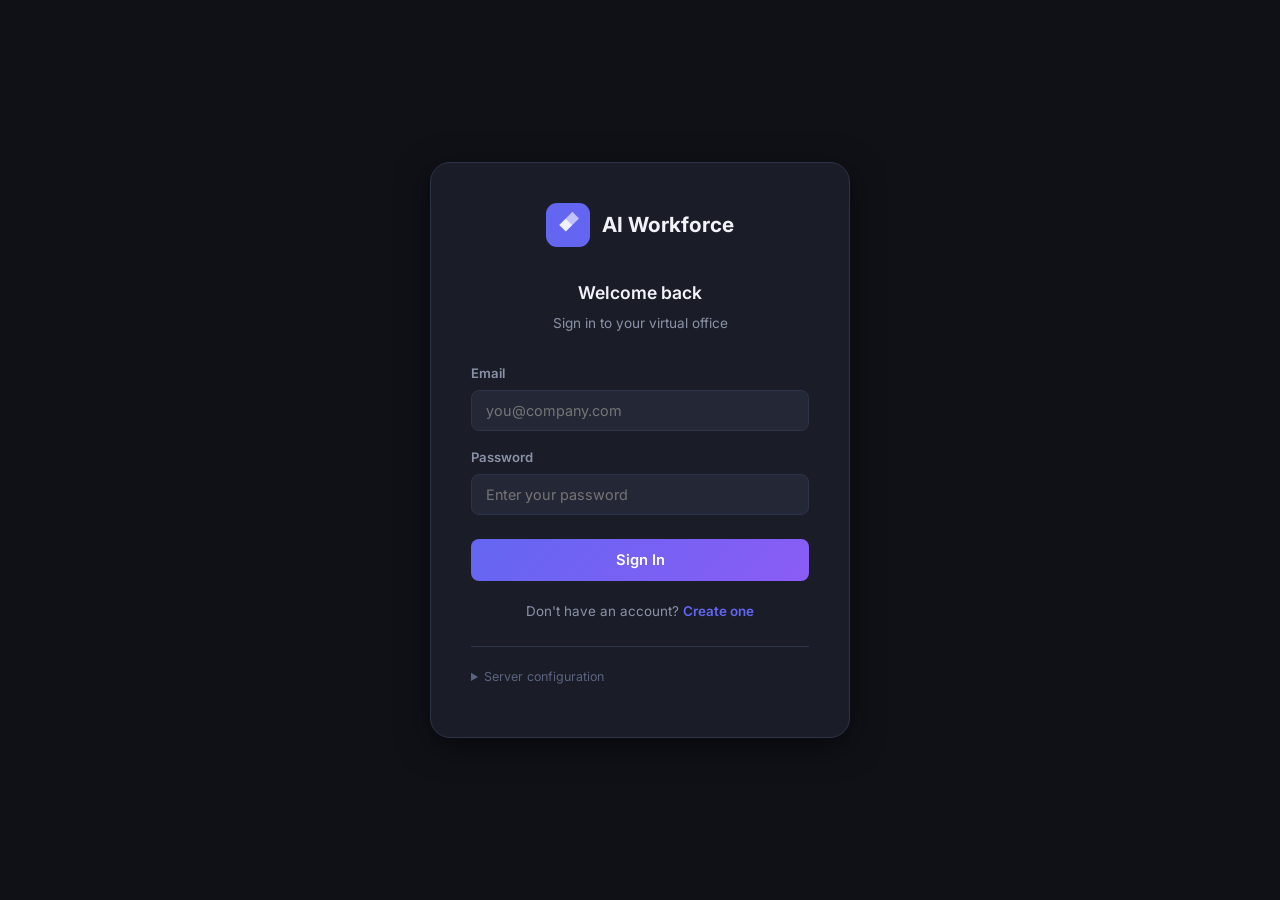
<file: login.html>
<!DOCTYPE html>
<html lang="en">
<head>
    <meta charset="UTF-8">
    <meta name="viewport" content="width=device-width, initial-scale=1.0">
    <title>AI Workforce — Sign In</title>
    <meta name="description" content="Sign in to your AI Workforce virtual office.">
    <meta name="theme-color" content="#6366f1">
    <link rel="manifest" href="manifest.json">
    <link rel="icon" type="image/svg+xml" href="assets/icon-192.svg">
    <link rel="preconnect" href="https://fonts.googleapis.com">
    <link rel="preconnect" href="https://fonts.gstatic.com" crossorigin>
    <link href="https://fonts.googleapis.com/css2?family=Inter:wght@300;400;500;600;700;800&display=swap" rel="stylesheet">
    <link rel="stylesheet" href="css/styles.css">
    <style>
        body {
            display: flex;
            align-items: center;
            justify-content: center;
            min-height: 100vh;
            padding: 20px;
        }
        .auth-container {
            width: 100%;
            max-width: 420px;
        }
        .auth-card {
            background: var(--bg-secondary);
            border: 1px solid var(--border-color);
            border-radius: var(--radius-xl);
            padding: 40px;
            box-shadow: var(--shadow-lg);
        }
        .auth-brand {
            display: flex;
            align-items: center;
            gap: 12px;
            justify-content: center;
            margin-bottom: 32px;
        }
        .auth-brand svg { width: 44px; height: 44px; }
        .auth-brand-text { font-size: 1.3rem; font-weight: 700; }
        .auth-title {
            text-align: center;
            font-size: 1.1rem;
            font-weight: 600;
            margin-bottom: 6px;
        }
        .auth-subtitle {
            text-align: center;
            color: var(--text-secondary);
            font-size: 0.85rem;
            margin-bottom: 28px;
        }
        .auth-form .form-group { margin-bottom: 16px; }
        .auth-form .form-group label {
            display: block;
            font-size: 0.82rem;
            font-weight: 600;
            margin-bottom: 6px;
            color: var(--text-secondary);
        }
        .auth-form input {
            width: 100%;
            padding: 11px 14px;
            background: var(--bg-tertiary);
            border: 1px solid var(--border-color);
            border-radius: var(--radius-sm);
            color: var(--text-primary);
            font-size: 0.9rem;
            outline: none;
            transition: border-color 0.2s;
        }
        .auth-form input:focus {
            border-color: var(--accent-primary);
            box-shadow: 0 0 0 3px rgba(99,102,241,0.15);
        }
        .auth-btn {
            width: 100%;
            padding: 12px;
            background: linear-gradient(135deg, var(--accent-primary), var(--accent-secondary));
            color: white;
            border: none;
            border-radius: var(--radius-sm);
            font-size: 0.92rem;
            font-weight: 600;
            cursor: pointer;
            margin-top: 8px;
            transition: all 0.2s;
        }
        .auth-btn:hover { transform: translateY(-1px); box-shadow: 0 4px 16px rgba(99,102,241,0.4); }
        .auth-btn:disabled { opacity: 0.6; cursor: not-allowed; transform: none; }
        .auth-switch {
            text-align: center;
            margin-top: 20px;
            font-size: 0.84rem;
            color: var(--text-secondary);
        }
        .auth-switch a {
            color: var(--accent-primary);
            font-weight: 600;
            cursor: pointer;
        }
        .auth-error {
            background: rgba(239,68,68,0.1);
            border: 1px solid rgba(239,68,68,0.3);
            color: #ef4444;
            padding: 10px 14px;
            border-radius: var(--radius-sm);
            font-size: 0.82rem;
            margin-bottom: 16px;
            display: none;
        }
        .auth-divider {
            display: flex;
            align-items: center;
            gap: 12px;
            margin: 20px 0;
            color: var(--text-muted);
            font-size: 0.78rem;
        }
        .auth-divider::before, .auth-divider::after {
            content: '';
            flex: 1;
            height: 1px;
            background: var(--border-color);
        }
        .api-config {
            margin-top: 24px;
            padding-top: 20px;
            border-top: 1px solid var(--border-color);
        }
        .api-config summary {
            font-size: 0.78rem;
            color: var(--text-muted);
            cursor: pointer;
            margin-bottom: 10px;
        }
        .api-config .form-group { margin-bottom: 0; }
    </style>
</head>
<body>
    <div class="auth-container">
        <div class="auth-card">
            <div class="auth-brand">
                <svg viewBox="0 0 40 40" fill="none">
                    <rect width="40" height="40" rx="10" fill="url(#bg)"/>
                    <path d="M12 20L18 14L24 20L18 26Z" fill="white" opacity="0.9"/>
                    <path d="M18 14L24 20L30 14L24 8Z" fill="white" opacity="0.6"/>
                    <defs><linearGradient id="bg" x1="0" y1="0" x2="40" y2="40">
                        <stop stop-color="#6366f1"/><stop offset="1" stop-color="#8b5cf6"/>
                    </linearGradient></defs>
                </svg>
                <span class="auth-brand-text">AI Workforce</span>
            </div>

            <!-- Login Form -->
            <div id="loginView">
                <h2 class="auth-title">Welcome back</h2>
                <p class="auth-subtitle">Sign in to your virtual office</p>
                <div class="auth-error" id="loginError"></div>
                <form class="auth-form" onsubmit="handleLogin(event)">
                    <div class="form-group">
                        <label>Email</label>
                        <input type="email" id="loginEmail" placeholder="you@company.com" required>
                    </div>
                    <div class="form-group">
                        <label>Password</label>
                        <input type="password" id="loginPassword" placeholder="Enter your password" required>
                    </div>
                    <button type="submit" class="auth-btn" id="loginBtn">Sign In</button>
                </form>
                <p class="auth-switch">
                    Don't have an account? <a onclick="showRegister()">Create one</a>
                </p>
            </div>

            <!-- Register Form -->
            <div id="registerView" style="display:none">
                <h2 class="auth-title">Create your office</h2>
                <p class="auth-subtitle">Set up your virtual AI workforce</p>
                <div class="auth-error" id="registerError"></div>
                <form class="auth-form" onsubmit="handleRegister(event)">
                    <div class="form-group">
                        <label>Your Name</label>
                        <input type="text" id="registerName" placeholder="Nasser" required>
                    </div>
                    <div class="form-group">
                        <label>Email</label>
                        <input type="email" id="registerEmail" placeholder="you@company.com" required>
                    </div>
                    <div class="form-group">
                        <label>Password</label>
                        <input type="password" id="registerPassword" placeholder="Min 6 characters" required minlength="6">
                    </div>
                    <button type="submit" class="auth-btn" id="registerBtn">Create Account</button>
                </form>
                <p class="auth-switch">
                    Already have an account? <a onclick="showLogin()">Sign in</a>
                </p>
            </div>

            <!-- API Server Config -->
            <details class="api-config">
                <summary>Server configuration</summary>
                <div class="form-group">
                    <label style="display:block; font-size:0.78rem; color:var(--text-muted); margin-bottom:6px;">Backend API URL</label>
                    <input type="url" id="apiUrlInput" placeholder="http://localhost:8000" style="width:100%; padding:8px 12px; background:var(--bg-tertiary); border:1px solid var(--border-color); border-radius:6px; color:var(--text-primary); font-size:0.82rem; outline:none;">
                    <button onclick="saveApiUrl()" style="margin-top:8px; padding:6px 14px; background:var(--bg-tertiary); border:1px solid var(--border-color); border-radius:6px; color:var(--text-primary); font-size:0.78rem; cursor:pointer;">Save & Reload</button>
                </div>
            </details>
        </div>
    </div>

    <script src="js/api.js"></script>
    <script>
        // If already logged in, go to main app
        if (API.isLoggedIn()) {
            window.location.href = 'index.html';
        }

        // Set current API URL in the config field
        document.getElementById('apiUrlInput').value = API.getApiUrl();

        function showRegister() {
            document.getElementById('loginView').style.display = 'none';
            document.getElementById('registerView').style.display = 'block';
        }

        function showLogin() {
            document.getElementById('loginView').style.display = 'block';
            document.getElementById('registerView').style.display = 'none';
        }

        async function handleLogin(e) {
            e.preventDefault();
            const btn = document.getElementById('loginBtn');
            const errEl = document.getElementById('loginError');
            errEl.style.display = 'none';
            btn.disabled = true;
            btn.textContent = 'Signing in...';

            try {
                await API.login(
                    document.getElementById('loginEmail').value,
                    document.getElementById('loginPassword').value,
                );
                window.location.href = 'index.html';
            } catch (err) {
                errEl.textContent = err.message;
                errEl.style.display = 'block';
                btn.disabled = false;
                btn.textContent = 'Sign In';
            }
        }

        async function handleRegister(e) {
            e.preventDefault();
            const btn = document.getElementById('registerBtn');
            const errEl = document.getElementById('registerError');
            errEl.style.display = 'none';
            btn.disabled = true;
            btn.textContent = 'Creating account...';

            try {
                await API.register(
                    document.getElementById('registerEmail').value,
                    document.getElementById('registerPassword').value,
                    document.getElementById('registerName').value,
                );
                window.location.href = 'index.html';
            } catch (err) {
                errEl.textContent = err.message;
                errEl.style.display = 'block';
                btn.disabled = false;
                btn.textContent = 'Create Account';
            }
        }

        function saveApiUrl() {
            const url = document.getElementById('apiUrlInput').value.trim();
            if (url) API.setApiUrl(url);
        }
    </script>
</body>
</html>
</file>
<file: css/styles.css>
/* ============================================
   AI Workforce — Virtual Office Styles
   ============================================ */

:root {
    --bg-primary: #0f1117;
    --bg-secondary: #1a1d27;
    --bg-tertiary: #242836;
    --bg-card: #1e2230;
    --bg-hover: #2a2f3f;
    --border-color: #2d3348;
    --text-primary: #f1f3f9;
    --text-secondary: #8b92a8;
    --text-muted: #5c6380;
    --accent-primary: #6366f1;
    --accent-primary-hover: #5457e5;
    --accent-secondary: #8b5cf6;
    --success: #10b981;
    --warning: #f59e0b;
    --danger: #ef4444;
    --info: #06b6d4;
    --sidebar-width: 260px;
    --topbar-height: 64px;
    --radius-sm: 8px;
    --radius-md: 12px;
    --radius-lg: 16px;
    --radius-xl: 20px;
    --shadow-sm: 0 1px 2px rgba(0,0,0,0.3);
    --shadow-md: 0 4px 12px rgba(0,0,0,0.4);
    --shadow-lg: 0 8px 32px rgba(0,0,0,0.5);
    --transition: all 0.25s cubic-bezier(0.4, 0, 0.2, 1);
}

/* Light Mode */
body.light-mode {
    --bg-primary: #f8f9fc;
    --bg-secondary: #ffffff;
    --bg-tertiary: #f0f2f7;
    --bg-card: #ffffff;
    --bg-hover: #f0f2f7;
    --border-color: #e2e5f0;
    --text-primary: #1a1d2d;
    --text-secondary: #64698a;
    --text-muted: #9ca3c0;
    --shadow-sm: 0 1px 2px rgba(0,0,0,0.06);
    --shadow-md: 0 4px 12px rgba(0,0,0,0.08);
    --shadow-lg: 0 8px 32px rgba(0,0,0,0.12);
}

/* Reset & Base */
*, *::before, *::after { margin: 0; padding: 0; box-sizing: border-box; }

html { font-size: 16px; }

body {
    font-family: 'Inter', -apple-system, BlinkMacSystemFont, sans-serif;
    background: var(--bg-primary);
    color: var(--text-primary);
    line-height: 1.6;
    overflow-x: hidden;
    min-height: 100vh;
}

a { color: var(--accent-primary); text-decoration: none; }
input, select, textarea, button { font-family: inherit; }

/* ===== Scrollbar ===== */
::-webkit-scrollbar { width: 6px; height: 6px; }
::-webkit-scrollbar-track { background: transparent; }
::-webkit-scrollbar-thumb { background: var(--border-color); border-radius: 3px; }
::-webkit-scrollbar-thumb:hover { background: var(--text-muted); }

/* ===== Sidebar ===== */
.sidebar {
    position: fixed;
    top: 0;
    left: 0;
    width: var(--sidebar-width);
    height: 100vh;
    background: var(--bg-secondary);
    border-right: 1px solid var(--border-color);
    display: flex;
    flex-direction: column;
    z-index: 100;
    transition: var(--transition);
}

.sidebar-brand {
    display: flex;
    align-items: center;
    gap: 12px;
    padding: 20px 20px 16px;
    border-bottom: 1px solid var(--border-color);
}

.brand-icon svg { width: 40px; height: 40px; }

.brand-text {
    display: flex;
    flex-direction: column;
}

.brand-name {
    font-weight: 700;
    font-size: 1.05rem;
    color: var(--text-primary);
    letter-spacing: -0.02em;
}

.brand-sub {
    font-size: 0.7rem;
    color: var(--text-muted);
    text-transform: uppercase;
    letter-spacing: 0.08em;
    font-weight: 500;
}

.sidebar-nav {
    flex: 1;
    padding: 12px;
    display: flex;
    flex-direction: column;
    gap: 2px;
}

.nav-item {
    display: flex;
    align-items: center;
    gap: 12px;
    padding: 10px 14px;
    border-radius: var(--radius-sm);
    color: var(--text-secondary);
    font-size: 0.9rem;
    font-weight: 500;
    transition: var(--transition);
    cursor: pointer;
}

.nav-item svg { width: 20px; height: 20px; flex-shrink: 0; }

.nav-item:hover {
    background: var(--bg-hover);
    color: var(--text-primary);
}

.nav-item.active {
    background: linear-gradient(135deg, rgba(99,102,241,0.15), rgba(139,92,246,0.1));
    color: var(--accent-primary);
}

.nav-item.active svg { stroke: var(--accent-primary); }

.sidebar-footer {
    padding: 12px;
    border-top: 1px solid var(--border-color);
}

/* ===== Main Content ===== */
.main-content {
    margin-left: var(--sidebar-width);
    min-height: 100vh;
    transition: var(--transition);
}

/* ===== Topbar ===== */
.topbar {
    position: sticky;
    top: 0;
    height: var(--topbar-height);
    background: var(--bg-secondary);
    border-bottom: 1px solid var(--border-color);
    display: flex;
    align-items: center;
    padding: 0 24px;
    gap: 16px;
    z-index: 50;
    backdrop-filter: blur(12px);
}

.menu-toggle {
    display: none;
    background: none;
    border: none;
    color: var(--text-primary);
    cursor: pointer;
    padding: 6px;
}

.menu-toggle svg { width: 24px; height: 24px; }

.topbar-search {
    flex: 1;
    max-width: 480px;
    display: flex;
    align-items: center;
    gap: 10px;
    background: var(--bg-tertiary);
    border: 1px solid var(--border-color);
    border-radius: var(--radius-md);
    padding: 0 14px;
    transition: var(--transition);
}

.topbar-search:focus-within {
    border-color: var(--accent-primary);
    box-shadow: 0 0 0 3px rgba(99,102,241,0.15);
}

.topbar-search svg {
    width: 18px;
    height: 18px;
    color: var(--text-muted);
    flex-shrink: 0;
}

.topbar-search input {
    flex: 1;
    background: none;
    border: none;
    outline: none;
    color: var(--text-primary);
    font-size: 0.9rem;
    padding: 10px 0;
}

.topbar-search input::placeholder { color: var(--text-muted); }

.topbar-actions {
    display: flex;
    align-items: center;
    gap: 12px;
    margin-left: auto;
}

.topbar-btn {
    position: relative;
    background: none;
    border: none;
    color: var(--text-secondary);
    cursor: pointer;
    padding: 8px;
    border-radius: var(--radius-sm);
    transition: var(--transition);
}

.topbar-btn:hover { background: var(--bg-hover); color: var(--text-primary); }
.topbar-btn svg { width: 22px; height: 22px; }

.notification-badge {
    position: absolute;
    top: 2px;
    right: 2px;
    background: var(--danger);
    color: white;
    font-size: 0.65rem;
    font-weight: 700;
    width: 18px;
    height: 18px;
    border-radius: 50%;
    display: flex;
    align-items: center;
    justify-content: center;
}

.user-avatar {
    width: 36px;
    height: 36px;
    border-radius: 50%;
    background: linear-gradient(135deg, var(--accent-primary), var(--accent-secondary));
    display: flex;
    align-items: center;
    justify-content: center;
    font-weight: 600;
    font-size: 0.85rem;
    color: white;
    cursor: pointer;
    transition: var(--transition);
}

.user-avatar:hover { transform: scale(1.08); }

/* ===== Page Container ===== */
.page-container { padding: 28px; }

.page { display: none; animation: fadeIn 0.3s ease; }
.page.active { display: block; }

@keyframes fadeIn {
    from { opacity: 0; transform: translateY(8px); }
    to { opacity: 1; transform: translateY(0); }
}

.page-header {
    display: flex;
    justify-content: space-between;
    align-items: flex-start;
    margin-bottom: 28px;
    flex-wrap: wrap;
    gap: 16px;
}

.page-header h1 {
    font-size: 1.65rem;
    font-weight: 700;
    letter-spacing: -0.02em;
}

.page-subtitle {
    color: var(--text-secondary);
    font-size: 0.9rem;
    margin-top: 4px;
}

/* ===== Buttons ===== */
.btn {
    display: inline-flex;
    align-items: center;
    gap: 8px;
    padding: 10px 20px;
    border: none;
    border-radius: var(--radius-sm);
    font-size: 0.88rem;
    font-weight: 600;
    cursor: pointer;
    transition: var(--transition);
    white-space: nowrap;
}

.btn svg { width: 18px; height: 18px; }

.btn-primary {
    background: linear-gradient(135deg, var(--accent-primary), var(--accent-secondary));
    color: white;
    box-shadow: 0 2px 8px rgba(99,102,241,0.3);
}

.btn-primary:hover {
    transform: translateY(-1px);
    box-shadow: 0 4px 16px rgba(99,102,241,0.4);
}

.btn-secondary {
    background: var(--bg-tertiary);
    color: var(--text-primary);
    border: 1px solid var(--border-color);
}

.btn-secondary:hover { background: var(--bg-hover); }
.btn-secondary.active { border-color: var(--accent-primary); color: var(--accent-primary); }

.btn-danger {
    background: var(--danger);
    color: white;
}

.btn-danger:hover { background: #dc2626; }

.btn-sm { padding: 6px 14px; font-size: 0.8rem; }

/* ===== Stats Grid ===== */
.stats-grid {
    display: grid;
    grid-template-columns: repeat(auto-fit, minmax(240px, 1fr));
    gap: 20px;
    margin-bottom: 28px;
}

.stat-card {
    background: var(--bg-card);
    border: 1px solid var(--border-color);
    border-radius: var(--radius-lg);
    padding: 20px;
    display: flex;
    align-items: center;
    gap: 16px;
    transition: var(--transition);
}

.stat-card:hover {
    transform: translateY(-2px);
    box-shadow: var(--shadow-md);
}

.stat-icon {
    width: 48px;
    height: 48px;
    border-radius: var(--radius-md);
    display: flex;
    align-items: center;
    justify-content: center;
    flex-shrink: 0;
}

.stat-icon svg { width: 24px; height: 24px; }

.stat-info {
    display: flex;
    flex-direction: column;
    flex: 1;
}

.stat-value {
    font-size: 1.5rem;
    font-weight: 700;
    letter-spacing: -0.02em;
}

.stat-label {
    font-size: 0.8rem;
    color: var(--text-secondary);
    font-weight: 500;
}

.stat-trend {
    display: flex;
    align-items: center;
    gap: 4px;
    font-size: 0.75rem;
    font-weight: 600;
    padding: 4px 8px;
    border-radius: 20px;
}

.stat-trend svg { width: 14px; height: 14px; }
.stat-trend.up { background: rgba(16,185,129,0.1); color: var(--success); }
.stat-trend.neutral { background: rgba(245,158,11,0.1); color: var(--warning); }

/* ===== Dashboard Grid ===== */
.dashboard-grid {
    display: grid;
    grid-template-columns: 1fr 1fr;
    gap: 20px;
}

.dashboard-grid .full-width { grid-column: 1 / -1; }

/* ===== Panels ===== */
.panel {
    background: var(--bg-card);
    border: 1px solid var(--border-color);
    border-radius: var(--radius-lg);
    overflow: hidden;
}

.panel-header {
    display: flex;
    justify-content: space-between;
    align-items: center;
    padding: 18px 20px;
    border-bottom: 1px solid var(--border-color);
}

.panel-header h2 {
    font-size: 1rem;
    font-weight: 600;
}

.panel-link {
    font-size: 0.82rem;
    font-weight: 500;
    color: var(--accent-primary);
}

/* ===== Agent List (Dashboard) ===== */
.agent-list { padding: 8px; max-height: 360px; overflow-y: auto; }

.agent-list-item {
    display: flex;
    align-items: center;
    gap: 12px;
    padding: 12px;
    border-radius: var(--radius-sm);
    transition: var(--transition);
    cursor: pointer;
}

.agent-list-item:hover { background: var(--bg-hover); }

.agent-avatar {
    width: 40px;
    height: 40px;
    border-radius: 50%;
    display: flex;
    align-items: center;
    justify-content: center;
    font-weight: 600;
    font-size: 0.9rem;
    color: white;
    flex-shrink: 0;
    position: relative;
}

.agent-status-dot {
    position: absolute;
    bottom: 0;
    right: 0;
    width: 12px;
    height: 12px;
    border-radius: 50%;
    border: 2px solid var(--bg-card);
}

.agent-status-dot.active { background: var(--success); }
.agent-status-dot.idle { background: var(--warning); }
.agent-status-dot.offline { background: var(--text-muted); }

.agent-list-info { flex: 1; min-width: 0; }

.agent-list-name {
    font-weight: 600;
    font-size: 0.9rem;
    white-space: nowrap;
    overflow: hidden;
    text-overflow: ellipsis;
}

.agent-list-role {
    font-size: 0.78rem;
    color: var(--text-secondary);
}

.agent-list-status {
    font-size: 0.75rem;
    font-weight: 500;
    padding: 3px 10px;
    border-radius: 20px;
}

.agent-list-status.active { background: rgba(16,185,129,0.1); color: var(--success); }
.agent-list-status.idle { background: rgba(245,158,11,0.1); color: var(--warning); }
.agent-list-status.offline { background: rgba(92,99,128,0.15); color: var(--text-muted); }

/* ===== Activity Feed ===== */
.activity-feed { padding: 8px 16px; max-height: 360px; overflow-y: auto; }

.activity-item {
    display: flex;
    gap: 12px;
    padding: 12px 0;
    border-bottom: 1px solid var(--border-color);
}

.activity-item:last-child { border-bottom: none; }

.activity-dot {
    width: 8px;
    height: 8px;
    border-radius: 50%;
    margin-top: 6px;
    flex-shrink: 0;
}

.activity-content { flex: 1; }

.activity-text {
    font-size: 0.85rem;
    color: var(--text-primary);
    line-height: 1.5;
}

.activity-text strong { color: var(--accent-primary); }

.activity-time {
    font-size: 0.72rem;
    color: var(--text-muted);
    margin-top: 2px;
}

/* ===== Task Board ===== */
.task-board {
    display: grid;
    grid-template-columns: repeat(3, 1fr);
    gap: 16px;
    padding: 16px;
}

.task-board.full-page {
    padding: 0;
    min-height: calc(100vh - 200px);
}

.task-column {
    background: var(--bg-tertiary);
    border-radius: var(--radius-md);
    padding: 12px;
    min-height: 200px;
}

.task-column-header {
    display: flex;
    align-items: center;
    gap: 8px;
    padding: 8px 4px 16px;
    font-weight: 600;
    font-size: 0.85rem;
}

.task-status-dot {
    width: 8px;
    height: 8px;
    border-radius: 50%;
}

.task-status-dot.pending { background: var(--text-muted); }
.task-status-dot.in-progress { background: var(--warning); }
.task-status-dot.completed { background: var(--success); }

.task-count {
    background: var(--bg-hover);
    padding: 1px 8px;
    border-radius: 10px;
    font-size: 0.72rem;
    color: var(--text-muted);
    margin-left: auto;
}

.task-list { display: flex; flex-direction: column; gap: 8px; }

.task-card {
    background: var(--bg-card);
    border: 1px solid var(--border-color);
    border-radius: var(--radius-sm);
    padding: 14px;
    cursor: pointer;
    transition: var(--transition);
}

.task-card:hover {
    transform: translateY(-1px);
    box-shadow: var(--shadow-sm);
    border-color: var(--accent-primary);
}

.task-card-title {
    font-size: 0.85rem;
    font-weight: 600;
    margin-bottom: 8px;
}

.task-card-meta {
    display: flex;
    justify-content: space-between;
    align-items: center;
}

.task-priority {
    font-size: 0.7rem;
    font-weight: 600;
    padding: 2px 8px;
    border-radius: 4px;
    text-transform: uppercase;
    letter-spacing: 0.04em;
}

.task-priority.low { background: rgba(6,182,212,0.1); color: var(--info); }
.task-priority.medium { background: rgba(245,158,11,0.1); color: var(--warning); }
.task-priority.high { background: rgba(239,68,68,0.1); color: var(--danger); }
.task-priority.urgent { background: rgba(239,68,68,0.2); color: var(--danger); font-weight: 700; }

.task-assignee {
    width: 24px;
    height: 24px;
    border-radius: 50%;
    display: flex;
    align-items: center;
    justify-content: center;
    font-size: 0.65rem;
    font-weight: 600;
    color: white;
}

/* ===== Drag and Drop ===== */
.task-column.drag-over {
    background: rgba(99,102,241,0.06);
    border-radius: var(--radius-sm);
    outline: 2px dashed var(--accent-primary);
}

.task-card[draggable="true"] {
    cursor: grab;
}

.task-card[draggable="true"]:active {
    cursor: grabbing;
}

.task-result-preview {
    font-size: 0.72rem;
    color: var(--success);
    font-weight: 600;
    margin-top: 6px;
}

/* ===== Task Execution States ===== */
.task-card.working {
    border-color: var(--warning);
    background: linear-gradient(135deg, var(--bg-card), rgba(245,158,11,0.05));
    animation: taskPulse 2s ease-in-out infinite;
}

@keyframes taskPulse {
    0%, 100% { box-shadow: 0 0 0 0 rgba(245,158,11,0.2); }
    50% { box-shadow: 0 0 0 6px rgba(245,158,11,0); }
}

.task-card.done {
    border-color: var(--success);
    background: linear-gradient(135deg, var(--bg-card), rgba(16,185,129,0.05));
}

.task-progress-note {
    font-size: 0.75rem;
    color: var(--warning);
    margin-top: 6px;
    display: flex;
    align-items: center;
    gap: 6px;
}

.task-progress-note .spin {
    display: inline-block;
    animation: spin 1s linear infinite;
}

@keyframes spin {
    to { transform: rotate(360deg); }
}

.task-result {
    margin-top: 10px;
    padding: 10px;
    background: var(--bg-tertiary);
    border-radius: 6px;
    border-left: 3px solid var(--success);
    font-size: 0.78rem;
    color: var(--text-secondary);
    line-height: 1.5;
    max-height: 120px;
    overflow-y: auto;
    white-space: pre-wrap;
    word-break: break-word;
}

.task-result-toggle {
    font-size: 0.72rem;
    color: var(--success);
    cursor: pointer;
    margin-top: 6px;
    display: inline-block;
    font-weight: 600;
}

.task-result-toggle:hover {
    text-decoration: underline;
}

/* ===== Rendered Task Result (Markdown) ===== */
.task-result-rendered {
    background: var(--bg-tertiary);
    border: 1px solid var(--border-color);
    border-left: 3px solid var(--success);
    border-radius: 10px;
    padding: 20px 24px;
    max-height: 520px;
    overflow-y: auto;
    font-size: 0.85rem;
    line-height: 1.75;
    color: var(--text-primary);
}

.task-result-rendered h1,
.task-result-rendered h2,
.task-result-rendered h3,
.task-result-rendered h4 {
    font-weight: 700;
    margin: 20px 0 8px;
    color: var(--text-primary);
    line-height: 1.3;
}

.task-result-rendered h1 { font-size: 1.2rem; border-bottom: 1px solid var(--border-color); padding-bottom: 6px; }
.task-result-rendered h2 { font-size: 1.05rem; color: var(--accent-primary); }
.task-result-rendered h3 { font-size: 0.95rem; }
.task-result-rendered h4 { font-size: 0.88rem; color: var(--text-secondary); }

.task-result-rendered p {
    margin: 8px 0;
    color: var(--text-secondary);
}

.task-result-rendered ul,
.task-result-rendered ol {
    margin: 8px 0 8px 20px;
    color: var(--text-secondary);
}

.task-result-rendered li {
    margin: 4px 0;
}

.task-result-rendered strong {
    color: var(--text-primary);
    font-weight: 600;
}

.task-result-rendered em {
    color: var(--accent-primary);
    font-style: italic;
}

.task-result-rendered code {
    background: rgba(99,102,241,0.1);
    color: var(--accent-primary);
    padding: 1px 6px;
    border-radius: 4px;
    font-family: 'Courier New', monospace;
    font-size: 0.82rem;
}

.task-result-rendered pre {
    background: var(--bg-primary);
    border: 1px solid var(--border-color);
    border-radius: 8px;
    padding: 14px 16px;
    overflow-x: auto;
    margin: 12px 0;
}

.task-result-rendered pre code {
    background: none;
    color: var(--text-primary);
    padding: 0;
    font-size: 0.8rem;
    line-height: 1.6;
}

.task-result-rendered table {
    width: 100%;
    border-collapse: collapse;
    margin: 12px 0;
    font-size: 0.8rem;
}

.task-result-rendered th {
    background: rgba(99,102,241,0.12);
    color: var(--accent-primary);
    font-weight: 600;
    text-align: left;
    padding: 8px 12px;
    border: 1px solid var(--border-color);
}

.task-result-rendered td {
    padding: 7px 12px;
    border: 1px solid var(--border-color);
    color: var(--text-secondary);
}

.task-result-rendered tr:nth-child(even) td {
    background: rgba(99,102,241,0.04);
}

.task-result-rendered blockquote {
    border-left: 3px solid var(--accent-primary);
    margin: 10px 0;
    padding: 8px 14px;
    background: rgba(99,102,241,0.06);
    border-radius: 0 6px 6px 0;
    color: var(--text-secondary);
    font-style: italic;
}

.task-result-rendered hr {
    border: none;
    border-top: 1px solid var(--border-color);
    margin: 16px 0;
}

.task-result-rendered a {
    color: var(--accent-primary);
    text-decoration: none;
}
.task-result-rendered a:hover {
    text-decoration: underline;
}

/* ===== Agents Grid ===== */
.agents-filter-bar {
    margin-bottom: 20px;
}

.filter-tabs {
    display: flex;
    gap: 4px;
    background: var(--bg-tertiary);
    padding: 4px;
    border-radius: var(--radius-sm);
    width: fit-content;
}

.filter-tab {
    padding: 6px 16px;
    border: none;
    background: none;
    color: var(--text-secondary);
    border-radius: 6px;
    cursor: pointer;
    font-size: 0.84rem;
    font-weight: 500;
    transition: var(--transition);
}

.filter-tab.active {
    background: var(--accent-primary);
    color: white;
}

.filter-tab:hover:not(.active) { color: var(--text-primary); }

.agents-grid {
    display: grid;
    grid-template-columns: repeat(auto-fill, minmax(300px, 1fr));
    gap: 20px;
}

.agent-card {
    background: var(--bg-card);
    border: 1px solid var(--border-color);
    border-radius: var(--radius-lg);
    padding: 24px;
    transition: var(--transition);
    cursor: pointer;
    position: relative;
    overflow: hidden;
}

.agent-card::before {
    content: '';
    position: absolute;
    top: 0;
    left: 0;
    right: 0;
    height: 3px;
    background: linear-gradient(90deg, var(--accent-primary), var(--accent-secondary));
    opacity: 0;
    transition: var(--transition);
}

.agent-card:hover {
    transform: translateY(-3px);
    box-shadow: var(--shadow-lg);
    border-color: rgba(99,102,241,0.3);
}

.agent-card:hover::before { opacity: 1; }

.agent-card-header {
    display: flex;
    align-items: center;
    gap: 14px;
    margin-bottom: 16px;
}

.agent-card-avatar {
    width: 52px;
    height: 52px;
    border-radius: 50%;
    display: flex;
    align-items: center;
    justify-content: center;
    font-weight: 700;
    font-size: 1.2rem;
    color: white;
    position: relative;
}

.agent-card-avatar .agent-status-dot {
    width: 14px;
    height: 14px;
    border-width: 2px;
}

.agent-card-name {
    font-weight: 700;
    font-size: 1.05rem;
}

.agent-card-role {
    font-size: 0.82rem;
    color: var(--text-secondary);
}

.agent-card-stats {
    display: grid;
    grid-template-columns: 1fr 1fr 1fr;
    gap: 12px;
    margin-bottom: 16px;
    padding: 14px 0;
    border-top: 1px solid var(--border-color);
    border-bottom: 1px solid var(--border-color);
}

.agent-stat {
    text-align: center;
}

.agent-stat-value {
    font-weight: 700;
    font-size: 1.1rem;
    color: var(--text-primary);
}

.agent-stat-label {
    font-size: 0.7rem;
    color: var(--text-muted);
    text-transform: uppercase;
    letter-spacing: 0.04em;
}

.agent-card-skills {
    display: flex;
    flex-wrap: wrap;
    gap: 6px;
}

.skill-tag {
    font-size: 0.72rem;
    padding: 3px 10px;
    border-radius: 20px;
    background: var(--bg-tertiary);
    color: var(--text-secondary);
    font-weight: 500;
}

/* ===== Office Floor Plan ===== */
.floor-legend {
    display: flex;
    gap: 16px;
    align-items: center;
    flex-wrap: wrap;
}

.legend-item {
    display: flex;
    align-items: center;
    gap: 6px;
    font-size: 0.78rem;
    color: var(--text-secondary);
    font-weight: 500;
}

.legend-dot {
    width: 10px;
    height: 10px;
    border-radius: 50%;
    display: inline-block;
}

.floor-plan-wrapper {
    background: var(--bg-card);
    border: 1px solid var(--border-color);
    border-radius: var(--radius-lg);
    padding: 24px;
    overflow-x: auto;
    min-height: calc(100vh - 220px);
}

.floor-plan {
    position: relative;
    width: 100%;
    min-width: 900px;
    height: 620px;
    background:
        radial-gradient(circle at 1px 1px, var(--border-color) 0.5px, transparent 0.5px);
    background-size: 24px 24px;
    border: 2px solid var(--border-color);
    border-radius: var(--radius-md);
}

/* Rooms */
.fp-room {
    position: absolute;
    border: 2px solid var(--border-color);
    border-radius: var(--radius-sm);
    background: var(--bg-secondary);
    transition: var(--transition);
}

.fp-room:hover {
    border-color: rgba(99,102,241,0.3);
}

.fp-room-label {
    position: absolute;
    top: 8px;
    left: 12px;
    font-size: 0.68rem;
    font-weight: 700;
    text-transform: uppercase;
    letter-spacing: 0.08em;
    color: var(--text-muted);
    pointer-events: none;
    white-space: nowrap;
}

/* Desk */
.fp-desk {
    position: absolute;
    width: 110px;
    height: 60px;
    border-radius: 6px;
    background: var(--bg-tertiary);
    border: 2px solid var(--border-color);
    cursor: pointer;
    transition: var(--transition);
    display: flex;
    align-items: center;
    justify-content: center;
}

.fp-desk:hover {
    border-color: var(--accent-primary);
    box-shadow: 0 0 16px rgba(99,102,241,0.2);
    transform: scale(1.04);
    z-index: 10;
}

.fp-desk.occupied {
    border-color: rgba(99,102,241,0.35);
    background: rgba(99,102,241,0.06);
}

.fp-desk.empty {
    border-style: dashed;
    opacity: 0.45;
}

.fp-desk.empty:hover {
    opacity: 0.85;
}

/* Agent sitting at desk */
.fp-agent {
    display: flex;
    flex-direction: column;
    align-items: center;
    gap: 2px;
    pointer-events: none;
}

.fp-agent-avatar {
    width: 32px;
    height: 32px;
    border-radius: 50%;
    display: flex;
    align-items: center;
    justify-content: center;
    font-weight: 700;
    font-size: 0.78rem;
    color: white;
    position: relative;
    box-shadow: 0 2px 8px rgba(0,0,0,0.3);
}

.fp-agent-avatar .fp-status {
    position: absolute;
    bottom: -1px;
    right: -1px;
    width: 10px;
    height: 10px;
    border-radius: 50%;
    border: 2px solid var(--bg-tertiary);
}

.fp-status.active { background: #10b981; }
.fp-status.idle { background: #f59e0b; }
.fp-status.offline { background: #5c6380; }

.fp-agent-name {
    font-size: 0.62rem;
    font-weight: 600;
    color: var(--text-primary);
    white-space: nowrap;
    max-width: 100px;
    overflow: hidden;
    text-overflow: ellipsis;
    text-align: center;
}

/* Chair (the semicircle behind the desk) */
.fp-chair {
    position: absolute;
    width: 28px;
    height: 14px;
    border-radius: 0 0 14px 14px;
    background: var(--bg-hover);
    border: 1.5px solid var(--border-color);
    border-top: none;
    pointer-events: none;
}

.fp-chair.bottom { bottom: -16px; left: 50%; transform: translateX(-50%); }
.fp-chair.top { top: -16px; left: 50%; transform: translateX(-50%) rotate(180deg); }
.fp-chair.left { top: 50%; left: -16px; transform: translateY(-50%) rotate(90deg); }
.fp-chair.right { top: 50%; right: -16px; transform: translateY(-50%) rotate(-90deg); }

/* Desk tooltip */
.fp-tooltip {
    position: absolute;
    bottom: calc(100% + 12px);
    left: 50%;
    transform: translateX(-50%);
    background: var(--bg-secondary);
    border: 1px solid var(--border-color);
    border-radius: var(--radius-sm);
    padding: 10px 14px;
    white-space: nowrap;
    font-size: 0.78rem;
    box-shadow: var(--shadow-lg);
    opacity: 0;
    pointer-events: none;
    transition: opacity 0.2s ease;
    z-index: 50;
}

.fp-tooltip::after {
    content: '';
    position: absolute;
    top: 100%;
    left: 50%;
    transform: translateX(-50%);
    border: 6px solid transparent;
    border-top-color: var(--border-color);
}

.fp-desk:hover .fp-tooltip {
    opacity: 1;
}

.fp-tooltip-name { font-weight: 700; color: var(--text-primary); }
.fp-tooltip-role { color: var(--text-secondary); margin-top: 2px; }
.fp-tooltip-task { color: var(--accent-primary); margin-top: 4px; font-style: italic; }

/* Room furniture / decor */
.fp-table {
    position: absolute;
    background: var(--bg-hover);
    border: 2px solid var(--border-color);
    border-radius: 8px;
}

.fp-plant {
    position: absolute;
    width: 18px;
    height: 18px;
    border-radius: 50%;
    background: rgba(16,185,129,0.25);
    border: 2px solid rgba(16,185,129,0.4);
}

.fp-label {
    position: absolute;
    font-size: 0.6rem;
    color: var(--text-muted);
    font-weight: 600;
    text-transform: uppercase;
    letter-spacing: 0.06em;
    pointer-events: none;
    white-space: nowrap;
}

/* Walls / corridors */
.fp-wall {
    position: absolute;
    background: var(--border-color);
}

.fp-wall.h { height: 2px; }
.fp-wall.v { width: 2px; }

/* Door openings */
.fp-door {
    position: absolute;
    background: var(--bg-primary);
    z-index: 2;
}

/* Animated pulse for active agents */
@keyframes agentPulse {
    0%, 100% { box-shadow: 0 0 0 0 rgba(16,185,129,0.4); }
    50% { box-shadow: 0 0 0 6px rgba(16,185,129,0); }
}

.fp-agent-avatar.pulse {
    animation: agentPulse 2.5s infinite;
}

/* Empty desk plus icon */
.fp-empty-plus {
    color: var(--text-muted);
    font-size: 1.2rem;
    font-weight: 300;
}

/* Water cooler / coffee machine decorations */
.fp-appliance {
    position: absolute;
    width: 20px;
    height: 20px;
    border-radius: 4px;
    background: var(--bg-hover);
    border: 1.5px solid var(--border-color);
    display: flex;
    align-items: center;
    justify-content: center;
    font-size: 0.55rem;
}

/* Responsive floor plan */
@media (max-width: 1024px) {
    .floor-plan { min-width: 700px; height: 520px; }
}

@media (max-width: 768px) {
    .floor-plan-wrapper { padding: 12px; }
    .floor-plan { min-width: 600px; height: 480px; }
}

/* ===== Chat ===== */
.chat-layout {
    display: grid;
    grid-template-columns: 280px 1fr;
    height: calc(100vh - var(--topbar-height) - 56px);
    min-height: 400px;
    background: var(--bg-card);
    border: 1px solid var(--border-color);
    border-radius: var(--radius-lg);
    overflow: hidden;
}

.chat-sidebar {
    border-right: 1px solid var(--border-color);
    display: flex;
    flex-direction: column;
    min-height: 0;
    overflow: hidden;
}

.chat-sidebar-header {
    padding: 18px 16px;
    border-bottom: 1px solid var(--border-color);
}

.chat-sidebar-header h3 { font-size: 0.95rem; font-weight: 600; }

.chat-contacts { flex: 1; overflow-y: auto; padding: 8px; }

.chat-contact {
    display: flex;
    align-items: center;
    gap: 12px;
    padding: 12px;
    border-radius: var(--radius-sm);
    cursor: pointer;
    transition: var(--transition);
}

.chat-contact:hover { background: var(--bg-hover); }
.chat-contact.active { background: rgba(99,102,241,0.1); }

.chat-contact-avatar {
    width: 40px;
    height: 40px;
    border-radius: 50%;
    display: flex;
    align-items: center;
    justify-content: center;
    font-weight: 600;
    color: white;
    flex-shrink: 0;
    font-size: 0.85rem;
}

.chat-contact-info { flex: 1; min-width: 0; }

.chat-contact-name {
    font-weight: 600;
    font-size: 0.88rem;
    white-space: nowrap;
    overflow: hidden;
    text-overflow: ellipsis;
}

.chat-contact-preview {
    font-size: 0.75rem;
    color: var(--text-muted);
    white-space: nowrap;
    overflow: hidden;
    text-overflow: ellipsis;
}

.chat-main {
    display: flex;
    flex-direction: column;
    min-height: 0; /* Critical: prevents flex child from overflowing */
    overflow: hidden;
}

.chat-header {
    padding: 14px 20px;
    border-bottom: 1px solid var(--border-color);
}

.chat-header-info {
    display: flex;
    align-items: center;
    gap: 12px;
}

.chat-avatar {
    width: 36px;
    height: 36px;
    border-radius: 50%;
    background: var(--bg-tertiary);
    display: flex;
    align-items: center;
    justify-content: center;
    font-weight: 600;
    font-size: 0.85rem;
    color: var(--text-muted);
}

.chat-header h3 { font-size: 0.95rem; font-weight: 600; }
.chat-status { font-size: 0.78rem; color: var(--text-muted); }

.chat-messages {
    flex: 1;
    min-height: 0; /* Critical: allows shrinking so input stays visible */
    overflow-y: auto;
    padding: 20px;
    display: flex;
    flex-direction: column;
    gap: 12px;
}

.chat-empty {
    display: flex;
    flex-direction: column;
    align-items: center;
    justify-content: center;
    height: 100%;
    color: var(--text-muted);
    gap: 12px;
}

.chat-message {
    max-width: 70%;
    padding: 10px 16px;
    border-radius: var(--radius-md);
    font-size: 0.88rem;
    line-height: 1.5;
    animation: messageIn 0.3s ease;
}

@keyframes messageIn {
    from { opacity: 0; transform: translateY(8px); }
    to { opacity: 1; transform: translateY(0); }
}

.chat-message.sent {
    align-self: flex-end;
    background: linear-gradient(135deg, var(--accent-primary), var(--accent-secondary));
    color: white;
    border-bottom-right-radius: 4px;
}

.chat-message.received {
    align-self: flex-start;
    background: var(--bg-tertiary);
    color: var(--text-primary);
    border-bottom-left-radius: 4px;
}

.chat-message-time {
    font-size: 0.65rem;
    opacity: 0.7;
    margin-top: 4px;
}

/* Typing indicator */
.typing-indicator {
    display: flex;
    gap: 4px;
    padding: 4px 0;
}

.typing-indicator span {
    width: 8px;
    height: 8px;
    border-radius: 50%;
    background: var(--text-muted);
    animation: typingBounce 1.4s infinite ease-in-out;
}

.typing-indicator span:nth-child(2) { animation-delay: 0.2s; }
.typing-indicator span:nth-child(3) { animation-delay: 0.4s; }

@keyframes typingBounce {
    0%, 80%, 100% { transform: scale(0.6); opacity: 0.4; }
    40% { transform: scale(1); opacity: 1; }
}

.chat-input-area {
    display: flex;
    gap: 10px;
    padding: 16px 20px;
    border-top: 1px solid var(--border-color);
}

.chat-input-area input {
    flex: 1;
    background: var(--bg-tertiary);
    border: 1px solid var(--border-color);
    border-radius: var(--radius-sm);
    padding: 10px 16px;
    color: var(--text-primary);
    font-size: 0.88rem;
    outline: none;
    transition: var(--transition);
}

.chat-input-area input:focus {
    border-color: var(--accent-primary);
}

.chat-input-area .btn { padding: 10px 16px; }

/* ===== Analytics ===== */
.analytics-grid {
    display: grid;
    grid-template-columns: repeat(auto-fit, minmax(340px, 1fr));
    gap: 20px;
}

.analytics-card {
    background: var(--bg-card);
    border: 1px solid var(--border-color);
    border-radius: var(--radius-lg);
    padding: 24px;
}

.analytics-card h3 {
    font-size: 0.95rem;
    font-weight: 600;
    margin-bottom: 16px;
}

.analytics-chart {
    height: 200px;
    display: flex;
    align-items: flex-end;
    gap: 8px;
    padding-top: 16px;
}

.chart-bar {
    flex: 1;
    border-radius: 4px 4px 0 0;
    transition: var(--transition);
    position: relative;
    min-height: 4px;
}

.chart-bar:hover { opacity: 0.8; }

.chart-bar-label {
    position: absolute;
    bottom: -24px;
    left: 50%;
    transform: translateX(-50%);
    font-size: 0.65rem;
    color: var(--text-muted);
    white-space: nowrap;
}

.analytics-metric {
    display: flex;
    justify-content: space-between;
    align-items: center;
    padding: 12px 0;
    border-bottom: 1px solid var(--border-color);
}

.analytics-metric:last-child { border-bottom: none; }

.metric-label {
    font-size: 0.88rem;
    color: var(--text-secondary);
}

.metric-value {
    font-weight: 700;
    font-size: 0.95rem;
}

.progress-bar {
    width: 120px;
    height: 6px;
    background: var(--bg-tertiary);
    border-radius: 3px;
    overflow: hidden;
    margin-left: 12px;
}

.progress-fill {
    height: 100%;
    border-radius: 3px;
    transition: width 0.8s ease;
}

/* ===== Settings ===== */
.settings-content { max-width: 640px; }

.settings-section {
    background: var(--bg-card);
    border: 1px solid var(--border-color);
    border-radius: var(--radius-lg);
    padding: 24px;
    margin-bottom: 20px;
}

.settings-section h3 {
    font-size: 1rem;
    font-weight: 600;
    margin-bottom: 20px;
    padding-bottom: 12px;
    border-bottom: 1px solid var(--border-color);
}

.setting-row {
    display: flex;
    justify-content: space-between;
    align-items: center;
    padding: 14px 0;
    border-bottom: 1px solid var(--border-color);
}

.setting-row:last-child { border-bottom: none; }

.setting-label { font-weight: 500; font-size: 0.9rem; }
.setting-desc { font-size: 0.78rem; color: var(--text-muted); display: block; margin-top: 2px; }

.setting-input {
    background: var(--bg-tertiary);
    border: 1px solid var(--border-color);
    border-radius: var(--radius-sm);
    padding: 8px 14px;
    color: var(--text-primary);
    font-size: 0.88rem;
    outline: none;
    width: 240px;
    transition: var(--transition);
}

.setting-input:focus { border-color: var(--accent-primary); }

/* Toggle Switch */
.toggle-switch {
    position: relative;
    width: 48px;
    height: 26px;
    cursor: pointer;
}

.toggle-switch input { opacity: 0; width: 0; height: 0; }

.toggle-slider {
    position: absolute;
    inset: 0;
    background: var(--bg-tertiary);
    border-radius: 13px;
    transition: var(--transition);
}

.toggle-slider::before {
    content: '';
    position: absolute;
    width: 20px;
    height: 20px;
    border-radius: 50%;
    background: white;
    top: 3px;
    left: 3px;
    transition: var(--transition);
}

.toggle-switch input:checked + .toggle-slider {
    background: var(--accent-primary);
}

.toggle-switch input:checked + .toggle-slider::before {
    transform: translateX(22px);
}

/* ===== Modals ===== */
.modal-overlay {
    position: fixed;
    inset: 0;
    background: rgba(0,0,0,0.6);
    backdrop-filter: blur(4px);
    display: none;
    align-items: center;
    justify-content: center;
    z-index: 200;
    padding: 20px;
}

.modal-overlay.active { display: flex; }

.modal {
    background: var(--bg-secondary);
    border: 1px solid var(--border-color);
    border-radius: var(--radius-xl);
    width: 100%;
    max-width: 520px;
    max-height: 90vh;
    overflow-y: auto;
    animation: modalIn 0.3s ease;
}

.modal-lg { max-width: 680px; }

@keyframes modalIn {
    from { opacity: 0; transform: scale(0.95) translateY(10px); }
    to { opacity: 1; transform: scale(1) translateY(0); }
}

.modal-header {
    display: flex;
    justify-content: space-between;
    align-items: center;
    padding: 20px 24px;
    border-bottom: 1px solid var(--border-color);
}

.modal-header h2 { font-size: 1.1rem; font-weight: 700; }

.modal-close {
    background: none;
    border: none;
    color: var(--text-muted);
    font-size: 1.5rem;
    cursor: pointer;
    padding: 4px 8px;
    line-height: 1;
    border-radius: var(--radius-sm);
    transition: var(--transition);
}

.modal-close:hover { background: var(--bg-hover); color: var(--text-primary); }

.modal-body { padding: 24px; }
.modal-footer {
    padding: 16px 24px;
    border-top: 1px solid var(--border-color);
    display: flex;
    justify-content: flex-end;
    gap: 10px;
}

/* Form Elements */
.form-group { margin-bottom: 18px; }
.form-group label {
    display: block;
    font-size: 0.85rem;
    font-weight: 600;
    margin-bottom: 6px;
    color: var(--text-secondary);
}

.form-group input,
.form-group select,
.form-group textarea {
    width: 100%;
    background: var(--bg-tertiary);
    border: 1px solid var(--border-color);
    border-radius: var(--radius-sm);
    padding: 10px 14px;
    color: var(--text-primary);
    font-size: 0.88rem;
    outline: none;
    transition: var(--transition);
}

.form-group input:focus,
.form-group select:focus,
.form-group textarea:focus {
    border-color: var(--accent-primary);
    box-shadow: 0 0 0 3px rgba(99,102,241,0.15);
}

.form-group textarea { resize: vertical; }

.personality-grid {
    display: grid;
    grid-template-columns: 1fr 1fr;
    gap: 8px;
}

.personality-option input { display: none; }

.personality-card {
    display: flex;
    align-items: center;
    gap: 8px;
    padding: 10px 14px;
    border: 2px solid var(--border-color);
    border-radius: var(--radius-sm);
    cursor: pointer;
    transition: var(--transition);
    font-size: 0.85rem;
    font-weight: 500;
}

.personality-icon { font-size: 1.2rem; }

.personality-option input:checked + .personality-card {
    border-color: var(--accent-primary);
    background: rgba(99,102,241,0.08);
}

.color-picker {
    display: flex;
    gap: 8px;
}

.color-option input { display: none; }

.color-option span {
    display: block;
    width: 32px;
    height: 32px;
    border-radius: 50%;
    cursor: pointer;
    transition: var(--transition);
    border: 3px solid transparent;
}

.color-option input:checked + span {
    border-color: var(--text-primary);
    transform: scale(1.1);
}

/* ===== Notifications Panel ===== */
.notification-panel {
    position: fixed;
    top: var(--topbar-height);
    right: -360px;
    width: 360px;
    height: calc(100vh - var(--topbar-height));
    background: var(--bg-secondary);
    border-left: 1px solid var(--border-color);
    z-index: 90;
    transition: var(--transition);
    display: flex;
    flex-direction: column;
}

.notification-panel.open { right: 0; }

.notification-header {
    display: flex;
    justify-content: space-between;
    align-items: center;
    padding: 18px 16px;
    border-bottom: 1px solid var(--border-color);
}

.notification-header h3 { font-size: 0.95rem; font-weight: 600; }

.notification-list { flex: 1; overflow-y: auto; padding: 8px; }

.notification-item {
    display: flex;
    gap: 12px;
    padding: 14px 12px;
    border-radius: var(--radius-sm);
    transition: var(--transition);
    cursor: pointer;
}

.notification-item:hover { background: var(--bg-hover); }

.notification-icon {
    width: 36px;
    height: 36px;
    border-radius: 50%;
    display: flex;
    align-items: center;
    justify-content: center;
    flex-shrink: 0;
    font-size: 1rem;
}

.notification-body { flex: 1; }

.notification-title {
    font-size: 0.85rem;
    font-weight: 600;
    margin-bottom: 2px;
}

.notification-desc {
    font-size: 0.78rem;
    color: var(--text-secondary);
    line-height: 1.4;
}

.notification-time {
    font-size: 0.7rem;
    color: var(--text-muted);
    margin-top: 4px;
}

/* ===== Toast ===== */
.toast-container {
    position: fixed;
    bottom: 24px;
    right: 24px;
    z-index: 300;
    display: flex;
    flex-direction: column;
    gap: 8px;
}

.toast {
    background: var(--bg-secondary);
    border: 1px solid var(--border-color);
    border-radius: var(--radius-md);
    padding: 14px 20px;
    display: flex;
    align-items: center;
    gap: 10px;
    min-width: 280px;
    box-shadow: var(--shadow-lg);
    animation: toastIn 0.4s ease;
}

@keyframes toastIn {
    from { opacity: 0; transform: translateX(100px); }
    to { opacity: 1; transform: translateX(0); }
}

.toast.success { border-left: 3px solid var(--success); }
.toast.error { border-left: 3px solid var(--danger); }
.toast.info { border-left: 3px solid var(--info); }

.toast-icon { font-size: 1.1rem; }
.toast-text { font-size: 0.85rem; font-weight: 500; }

/* Agent Detail */
.agent-detail-header {
    display: flex;
    align-items: center;
    gap: 20px;
    margin-bottom: 24px;
}

.agent-detail-avatar {
    width: 72px;
    height: 72px;
    border-radius: 50%;
    display: flex;
    align-items: center;
    justify-content: center;
    font-weight: 700;
    font-size: 1.8rem;
    color: white;
}

.agent-detail-name {
    font-size: 1.3rem;
    font-weight: 700;
}

.agent-detail-role {
    color: var(--text-secondary);
    font-size: 0.9rem;
}

.agent-detail-grid {
    display: grid;
    grid-template-columns: 1fr 1fr;
    gap: 16px;
    margin-top: 20px;
}

.detail-stat {
    background: var(--bg-tertiary);
    border-radius: var(--radius-sm);
    padding: 16px;
    text-align: center;
}

.detail-stat-value {
    font-size: 1.5rem;
    font-weight: 700;
}

.detail-stat-label {
    font-size: 0.78rem;
    color: var(--text-muted);
    margin-top: 4px;
}

/* ===== Responsive ===== */
@media (max-width: 768px) {
    .sidebar {
        transform: translateX(-100%);
    }

    .sidebar.open {
        transform: translateX(0);
    }

    .main-content {
        margin-left: 0;
    }

    .menu-toggle {
        display: block;
    }

    .dashboard-grid {
        grid-template-columns: 1fr;
    }

    .task-board {
        grid-template-columns: 1fr;
    }

    .stats-grid {
        grid-template-columns: 1fr 1fr;
    }

    .chat-layout {
        grid-template-columns: 1fr;
    }

    .chat-sidebar {
        display: none;
    }

    .agents-grid {
        grid-template-columns: 1fr;
    }

    .page-header {
        flex-direction: column;
    }
}

@media (max-width: 480px) {
    .stats-grid {
        grid-template-columns: 1fr;
    }

    .page-container {
        padding: 16px;
    }

    .topbar-search {
        display: none;
    }
}
</file>
